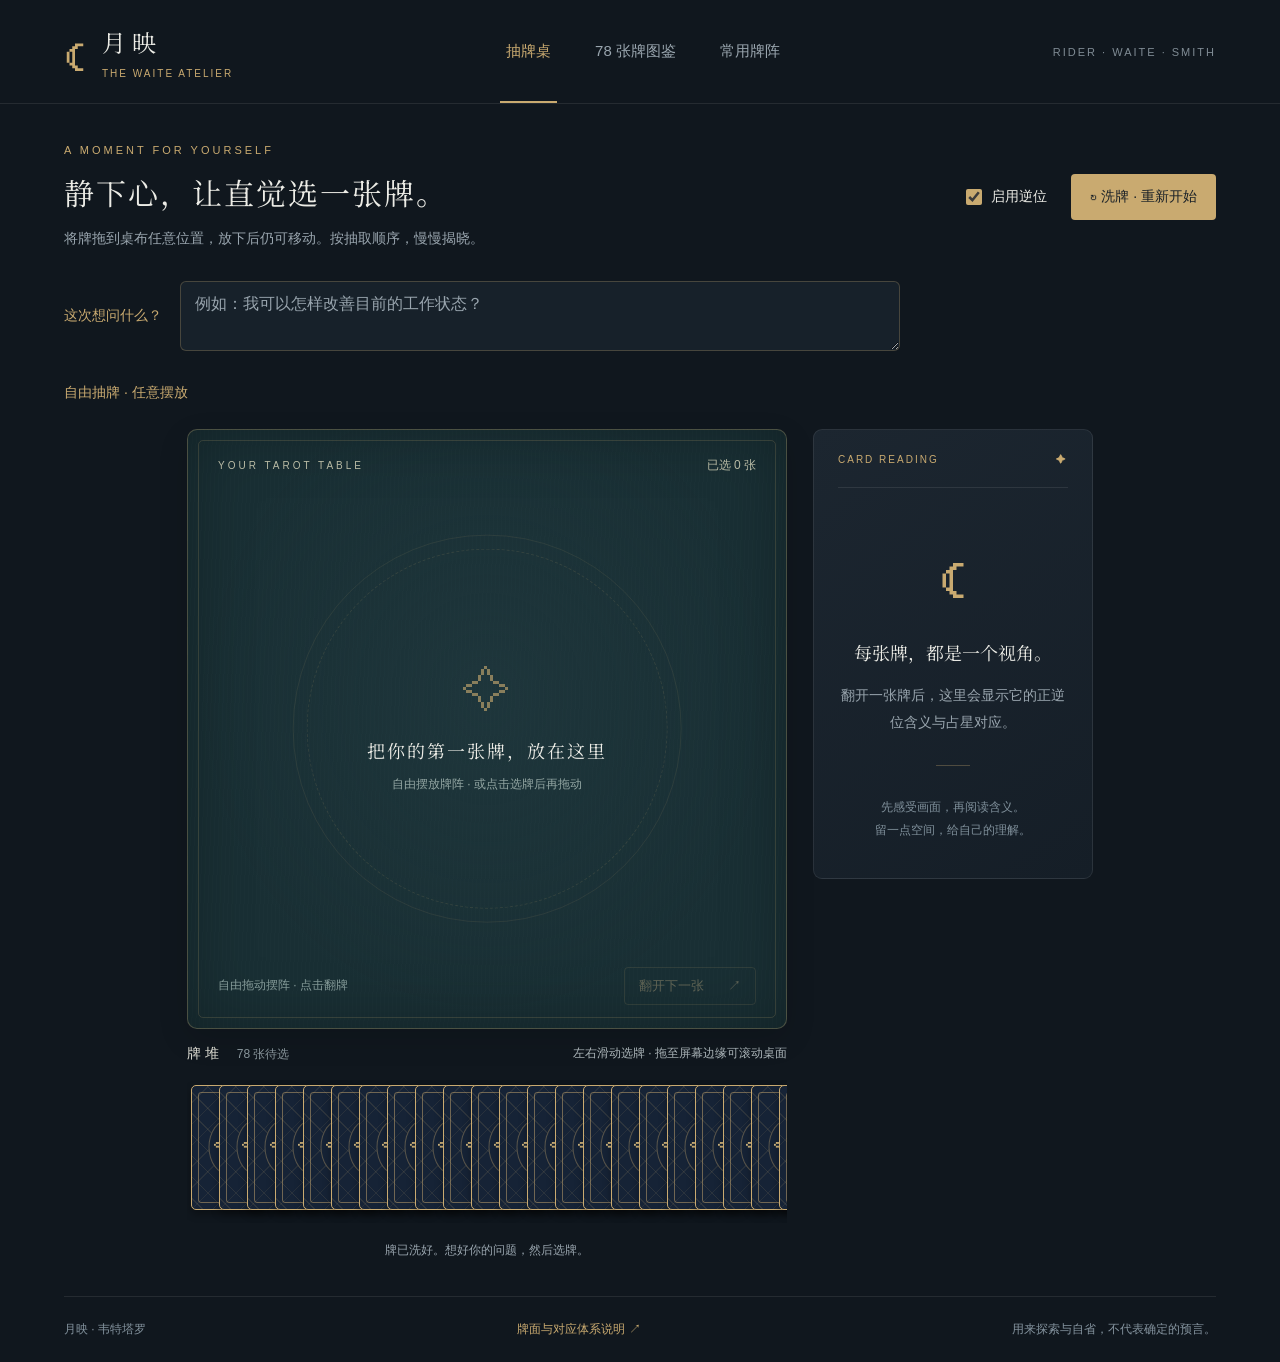
<file: waite-tarot/index.html>
<!doctype html><html lang="zh-CN"><head><meta charset="UTF-8"><meta name="viewport" content="width=device-width,initial-scale=1"><meta name="theme-color" content="#111820"><meta name="description" content="月映韦特塔罗：78张经典牌面、正逆位释义与占星对应。亲手洗牌、拖牌、依次揭晓。"><title>月映 · 韦特塔罗</title><link rel="stylesheet" href="style.css"></head><body>
<header><a class="brand" href="./"><span class="brandmark">☾</span><span>月 映<small>THE WAITE ATELIER</small></span></a><nav aria-label="主导航"><button class="nav active" id="tableTab">抽牌桌</button><button class="nav" id="libraryTab">78 张牌图鉴</button><button class="nav" id="spreadsTab">常用牌阵</button></nav><span class="header-note">RIDER · WAITE · SMITH</span></header>
<main><section id="reading"><div class="heading"><div><p class="eyebrow">A MOMENT FOR YOURSELF</p><h1>静下心，让直觉选一张牌。</h1><p class="intro">将牌拖到桌布任意位置，放下后仍可移动。按抽取顺序，慢慢揭晓。</p></div><div class="controls"><label class="reverse"><input type="checkbox" id="reverse" checked>启用逆位</label><button id="shuffle" class="gold">↻ 洗牌 · 重新开始</button></div></div>
<div class="question-field"><label for="readingQuestion">这次想问什么？</label><textarea id="readingQuestion" rows="2" maxlength="1000" placeholder="例如：我可以怎样改善目前的工作状态？"></textarea></div><details id="spreadReference" hidden><summary id="spreadSummary"></summary><div id="spreadReferenceContent"></div></details><div id="modeBar"><span id="modeLabel">自由抽牌 · 任意摆放</span><button id="freeMode" hidden>切换为自由抽牌</button></div><div class="workspace"><div class="table-wrap"><div id="cloth" aria-label="塔罗桌布，放置所选牌"><div class="cloth-top"><span>YOUR TAROT TABLE</span><span id="tableCount">已选 0 张</span></div><div class="cloth-ring" aria-hidden="true"></div><div id="empty"><span class="empty-symbol">✧</span><p>把你的第一张牌，放在这里</p><small>自由摆放牌阵 · 或点击选牌后再拖动</small></div><div id="slotLayer"></div><div id="placed"></div><div class="cloth-bottom"><span>自由拖动摆阵 · 点击翻牌</span><button id="reveal" disabled>翻开下一张 <span>↗</span></button></div></div><div class="deck-heading"><span>牌 堆 <small id="remaining">78 张待选</small></span><span>左右滑动选牌 · 拖至屏幕边缘可滚动桌面</span></div><div id="deck" aria-label="待选的背面牌"></div><div id="deckPager"><button id="prevPage" aria-label="上一页牌背">‹ 上一页</button><span id="pageLabel" aria-live="polite"></span><button id="nextPage" aria-label="下一页牌背">下一页 ›</button></div><button id="cancelPick" hidden>取消选牌</button><p class="hint" id="status" role="status" aria-live="polite">牌已洗好。想好你的问题，然后选牌。</p></div>
<aside id="insight"><div class="aside-label">CARD READING <span>✦</span></div><div class="insight-empty"><span>☾</span><h2>每张牌，都是一个视角。</h2><p>翻开一张牌后，这里会显示它的正逆位含义与占星对应。</p><div class="mini-line"></div><p class="small">先感受画面，再阅读含义。<br>留一点空间，给自己的理解。</p></div></aside></div></section>
<section id="library" hidden><div class="heading"><div><p class="eyebrow">THE COMPLETE DECK</p><h1>七十八种，认识自己的方式。</h1><p class="intro">点击牌面，阅读正位、逆位与占星对应。</p></div></div><div class="filters" aria-label="牌组"><button class="active" data-suit="all">全部 78</button><button data-suit="major">大阿尔卡纳 22</button><button data-suit="wands">权杖 · 火</button><button data-suit="cups">圣杯 · 水</button><button data-suit="swords">宝剑 · 风</button><button data-suit="pentacles">星币 · 土</button></div><div id="gallery"></div></section>
<section id="spreads" hidden><div class="heading"><div><p class="eyebrow">FIND YOUR SPREAD</p><h1>为你的问题，选一个牌阵。</h1><p class="intro">数字是抽取与摆放顺序。先确定每个位置的含义，再开始抽牌。</p></div></div><p class="spread-note">同名牌阵可能有不同版本，以下明确采用本页所示布局。趋势表示当前条件下的可能方向；关系牌位用于梳理互动视角，不等于证实他人的真实想法。</p><div id="spreadGrid"></div><p class="spread-note">参考：<a href="https://auspicetarot.com/spreads/celtic-cross" target="_blank" rel="noopener">凯尔特十字的位置版本</a> · <a href="https://maiazhang.com/2022/06/tarot-reading-venus-love-life/" target="_blank" rel="noopener">维纳斯牌阵的用途与版本差异</a>。其他简式牌阵采用常见结构与本站问题导向的牌位说明。</p></section><footer><span>月映 · 韦特塔罗</span><button id="about">牌面与对应体系说明 ↗</button><span>用来探索与自省，不代表确定的预言。</span></footer></main>
<dialog id="detail"><button id="closeDialog" class="close" aria-label="关闭">×</button><div id="dialogContent"></div></dialog><div id="dragGhost" hidden></div><script src="cards.js"></script><script src="spreads.js"></script><script src="app.js"></script></body></html>
</file>
<file: waite-tarot/style.css>
@import url('https://fonts.googleapis.com/css2?family=Noto+Serif+SC:wght@400;500;600&display=swap');
:root{color-scheme:dark;--bg:#10171e;--panel:#17212a;--gold:#c9aa70;--muted:#99a5ae;--line:#ffffff16;--text:#ecece6}*{box-sizing:border-box}body{margin:0;background:var(--bg);color:var(--text);font-family:Arial,'Microsoft YaHei',sans-serif;font-size:16px}button,a,input{-webkit-tap-highlight-color:transparent}button{font:inherit;cursor:pointer;color:inherit}button:disabled{opacity:.35;cursor:default}button:focus-visible,a:focus-visible{outline:2px solid var(--gold);outline-offset:5px}button{background:none;border:0}header{height:104px;display:flex;align-items:center;justify-content:space-between;border-bottom:1px solid var(--line);padding:0 5%}.brand{text-decoration:none;color:var(--text);display:flex;align-items:center;gap:16px;font-family:'Noto Serif SC',serif;font-size:24px}.brandmark{font-size:44px;color:var(--gold)}.brand small{display:block;font:10px Arial;letter-spacing:2px;margin-top:9px;color:var(--gold)}nav{display:flex;gap:32px;align-self:stretch}.nav{position:relative;color:var(--muted);font-size:15px}.nav.active{color:var(--gold)}.nav.active:after{content:'';height:2px;position:absolute;bottom:0;left:0;right:0;background:var(--gold)}.header-note{color:#7f8b94;font-size:11px;letter-spacing:2px}main{max-width:1600px;margin:auto;padding:40px 5% 0}.heading{display:flex;align-items:center;justify-content:space-between;gap:24px;margin-bottom:30px}.eyebrow{font-size:11px;letter-spacing:3px;color:var(--gold);margin:0 0 14px}h1{font-family:'Noto Serif SC',serif;font-weight:400;font-size:30px;letter-spacing:2px;margin:0 0 13px}.intro{color:var(--muted);font-size:14px;margin:0;line-height:1.7}.controls{display:flex;align-items:center;gap:24px;flex-shrink:0}.reverse{font-size:14px;display:flex;align-items:center;gap:6px;cursor:pointer}.reverse input{accent-color:var(--gold);width:16px;height:16px}.gold{background:var(--gold);color:#192027;border-radius:4px;padding:14px 19px;font-size:14px}.gold:hover{background:#dec18c}.workspace{display:grid;grid-template-columns:minmax(0,1fr) 300px;gap:26px}#cloth{position:relative;min-height:385px;background:radial-gradient(ellipse at 50% 45%,#28434a55,transparent 68%),repeating-linear-gradient(92deg,#ffffff02 0 1px,transparent 1px 4px),#192f34;border:1px solid #b89c624f;border-radius:10px;padding:28px 30px;isolation:isolate;box-shadow:inset 0 0 65px #0004,0 10px 30px #0002}#cloth:before{content:'';position:absolute;inset:10px;border:1px solid #c9aa702e;border-radius:5px;pointer-events:none}.cloth-top,.cloth-bottom{display:flex;align-items:center;justify-content:space-between;gap:12px;font-size:12px;color:#b9bba5;position:relative;z-index:1}.cloth-top>span:first-child{letter-spacing:3px;font-size:10px}.cloth-bottom{margin-top:20px}.cloth-bottom>span{color:#859b99;font-size:12px}#reveal{border:1px solid #c9aa7060;color:#e1c592;border-radius:4px;font-size:13px;padding:9px 14px}#reveal span{margin-left:20px}.cloth-ring{position:absolute;border:1px solid #c9aa7019;width:265px;height:265px;border-radius:50%;left:50%;top:47%;transform:translate(-50%,-50%);z-index:-1}.cloth-ring:after{content:'';position:absolute;inset:13px;border:1px dashed #c9aa7022;border-radius:50%}#empty{text-align:center;height:257px;display:flex;flex-direction:column;align-items:center;justify-content:center}#empty p{font-family:'Noto Serif SC',serif;font-size:18px;letter-spacing:2px;margin:18px 0 13px}#empty small{color:#93a6a3;font-size:12px}.empty-symbol{color:#c9aa70a0;font-size:48px}#placed{display:flex;gap:19px;flex-wrap:wrap;justify-content:center;align-items:center;min-height:257px;padding:20px 0}#placed:empty{display:none}.table-card{width:104px;flex-shrink:0;text-align:center}.flip{width:104px;height:179px;padding:0;perspective:1000px;position:relative;display:block}.flip-inner{position:absolute;inset:0;transform-style:preserve-3d;transition:transform .7s cubic-bezier(.2,.7,.2,1)}.flipped .flip-inner{transform:rotateY(180deg)}.face{position:absolute;inset:0;backface-visibility:hidden;border-radius:5px;overflow:hidden}.front{transform:rotateY(180deg);background:#e6dab5}.front img{width:100%;height:100%;object-fit:fill}.front img.reversed{transform:rotate(180deg)}.back{background:repeating-linear-gradient(45deg,transparent 0 7px,#c8ac7020 7px 8px,transparent 8px 15px),repeating-linear-gradient(-45deg,transparent 0 7px,#c8ac7019 7px 8px,transparent 8px 15px),#162336;border:1px solid #c9aa70;box-shadow:0 4px 9px #0005}.back:before{content:'';position:absolute;inset:6px;border:1px solid #c9aa7080;border-radius:3px}.back:after{content:'✧';font-family:serif;font-size:40px;color:#d5b97e;border:1px solid #c9aa7060;border-radius:50%;position:absolute;width:54px;height:72px;display:grid;place-items:center;top:50%;left:50%;transform:translate(-50%,-50%);background:#162336}.card-caption{font-size:12px;line-height:1.7;color:#d4ccad;margin-top:10px;min-height:20px}.deck-heading{display:flex;justify-content:space-between;align-items:center;color:#aeb8bc;font-size:12px;margin:25px 0 16px}.deck-heading>span:first-child{font-size:14px;color:#dfdfd5}.deck-heading small{font-size:12px;color:#8c999f;margin-left:14px}#deck{display:flex;overflow-x:auto;overflow-y:hidden;padding:10px 4px 18px;scrollbar-width:thin;scrollbar-color:#647375 #17212a;min-height:157px;touch-action:pan-x;align-items:center}#deck .deck-card{position:relative;width:76px;height:125px;flex:0 0 76px;margin-right:-48px;transition:transform .2s;touch-action:none;border-radius:5px;padding:0}#deck .deck-card:last-child{margin-right:0}#deck .deck-card:hover,#deck .deck-card:focus-visible{transform:translateY(-8px);z-index:2}#deck .back:after{width:39px;height:54px;font-size:30px}.hint{font-size:12px;color:var(--muted);text-align:center;min-height:19px;margin:12px 0 0}aside{border:1px solid var(--line);background:linear-gradient(145deg,#1c2630,#151e27);border-radius:9px;padding:24px;min-width:0}.aside-label{font-size:10px;letter-spacing:2px;color:var(--gold);display:flex;justify-content:space-between;padding-bottom:22px;border-bottom:1px solid var(--line)}.insight-empty{text-align:center;padding-top:58px}.insight-empty>span{font-size:56px;color:var(--gold)}.insight-empty h2{font-family:'Noto Serif SC',serif;font-size:18px;font-weight:400;line-height:1.8;margin:25px 0 12px}.insight-empty p{font-size:14px;color:var(--muted);line-height:1.9}.mini-line{width:34px;height:1px;background:#c9aa7050;margin:30px auto}.insight-empty .small{font-size:12px;color:#7f8f9a}.reading-name{font-family:'Noto Serif SC',serif;font-size:25px;margin:20px 0 8px}.en{color:var(--muted);font-size:12px;letter-spacing:1px;line-height:1.7}.badge{font-size:12px;display:inline-block;border:1px solid #c9aa7045;color:#d1b785;border-radius:20px;padding:4px 10px;margin:14px 4px 0 0}.meaning{border-top:1px solid var(--line);margin-top:21px;padding-top:18px}.meaning h3{font-size:14px;color:var(--gold);font-weight:400;margin:0 0 10px}.meaning p{font-size:14px;line-height:1.85;margin:0;color:#c7d0d3}.meaning .keywords{color:#ede5ce;margin-bottom:8px}.astro{font-size:13px;color:var(--muted);line-height:1.8}.detail-link{color:var(--gold);font-size:13px;margin-top:18px;padding:0}.filters{display:flex;gap:9px;flex-wrap:wrap;margin:30px 0}.filters button{padding:10px 16px;border:1px solid var(--line);border-radius:30px;font-size:14px;color:var(--muted)}.filters .active{background:var(--gold);color:#111820;border-color:var(--gold)}#gallery{display:grid;grid-template-columns:repeat(6,minmax(0,1fr));gap:30px 24px}.gallery-card{padding:0;text-align:left}.gallery-card img{width:100%;aspect-ratio:3/5;object-fit:fill;border-radius:6px;transition:transform .25s;box-shadow:0 10px 18px #0004}.gallery-card:hover img{transform:translateY(-6px)}.gallery-card h2{font-size:16px;font-weight:400;margin:13px 0 5px}.gallery-card p{font-size:12px;color:var(--muted);margin:0;line-height:1.7}footer{display:flex;justify-content:space-between;gap:20px;align-items:center;border-top:1px solid var(--line);margin-top:35px;padding:23px 0;color:#84939e;font-size:12px}footer button{font-size:12px;color:var(--gold)}dialog{border:1px solid #c9aa7050;background:#18232d;color:var(--text);border-radius:12px;max-width:820px;width:calc(100% - 32px);padding:34px;max-height:90vh}dialog::backdrop{background:#060b13bb;backdrop-filter:blur(6px)}.close{position:absolute;right:12px;top:8px;font-size:28px;color:var(--muted);z-index:2}.detail-layout{display:grid;grid-template-columns:210px 1fr;gap:32px}.detail-layout>img{width:100%;border-radius:6px;position:sticky;top:0}.about-text{font-size:15px;line-height:1.9}.about-text a{color:var(--gold)}#dragGhost{position:fixed;width:86px;height:145px;z-index:100;pointer-events:none;transform:translate(-50%,-50%) rotate(-6deg);border-radius:5px}#cloth.over{border-color:#efd798;box-shadow:inset 0 0 65px #0004,0 0 0 3px #c9aa7030}.shuffling .deck-card{animation:shuffle .65s ease-in-out both;animation-delay:calc(var(--i) * 8ms)}@keyframes shuffle{50%{transform:translateX(25px) translateY(-8px) rotate(6deg)}}[hidden]{display:none!important}@media(min-width:1500px){#cloth{min-height:450px}#placed,#empty{min-height:320px}.table-card,.flip{width:120px}.flip{height:204px}}@media(max-width:1100px){.workspace{grid-template-columns:minmax(0,1fr) 270px}.heading{align-items:flex-start}.controls{flex-direction:column;gap:12px;align-items:flex-end}h1{font-size:26px}#gallery{grid-template-columns:repeat(5,minmax(0,1fr))}.header-note{display:none}}@media(max-width:800px){header{height:85px;padding:0 6%}.brand{font-size:20px}.brand small{font-size:8px}.brandmark{font-size:34px}nav{gap:20px}.nav{font-size:14px}main{padding:29px 5% 0}.heading{display:block;margin-bottom:24px}h1{font-size:24px;line-height:1.6}.eyebrow{font-size:10px}.controls{flex-direction:row;align-items:center;justify-content:space-between;margin-top:22px}.workspace{grid-template-columns:1fr;gap:22px}#cloth{padding:24px 22px;min-height:360px}.table-card,.flip{width:89px}.flip{height:153px}#placed{gap:13px}#empty p{font-size:16px}aside{padding:22px}.insight-empty{padding-top:20px}.insight-empty>span{font-size:35px}.insight-empty h2{margin-top:15px}.mini-line,.insight-empty .small{display:none}#gallery{grid-template-columns:repeat(3,minmax(0,1fr));gap:25px 15px}.filters{gap:8px}.filters button{font-size:12px;padding:9px 12px}.gallery-card h2{font-size:14px}.detail-layout{grid-template-columns:1fr;gap:10px}.detail-layout>img{width:150px;margin:auto;position:static}dialog{padding:30px 23px}.reading-name{font-size:23px}footer{flex-wrap:wrap;font-size:11px;gap:14px}footer>span:last-child{width:100%}.deck-heading>span:last-child{font-size:11px}#deck{padding-bottom:16px}}@media(prefers-reduced-motion:reduce){*{animation:none!important;transition:none!important}}

/* Freeform square tarot cloth */
.workspace{align-items:start;grid-template-columns:minmax(0,1fr) 280px}
#cloth{width:100%;aspect-ratio:1;min-height:0;padding:0;overflow:hidden}
.cloth-top{position:absolute;top:27px;left:30px;right:30px;pointer-events:none}
.cloth-bottom{position:absolute;bottom:23px;left:30px;right:30px;margin:0;pointer-events:none}
.cloth-bottom button{pointer-events:auto}
#placed,#placed:empty{display:block;position:absolute;inset:65px 20px 70px;min-height:0;padding:0}
#empty{position:absolute;inset:0;height:auto;min-height:0;pointer-events:none}
.cloth-ring{width:65%;height:65%;top:50%}
.table-card{position:absolute;width:13%;transform:translate(-50%,-50%);touch-action:none;user-select:none}
.table-card .flip{width:100%;height:auto;aspect-ratio:350/600;cursor:grab;touch-action:none}
.table-card .flip.dragging{cursor:grabbing;filter:drop-shadow(0 12px 10px #0007)}
.table-card .card-caption{font-size:12px;line-height:1.4;margin-top:6px;min-height:0;overflow-wrap:anywhere;pointer-events:none}
.table-card img{pointer-events:none;-webkit-user-drag:none}
.table-card .back:after{width:55%;height:42%;font-size:clamp(20px,3vw,40px)}
#insight{position:sticky;top:24px}
@media(max-width:800px){.workspace{grid-template-columns:1fr}#insight{position:static}#cloth{padding:0;min-height:0}.cloth-top{top:22px;left:22px;right:22px}.cloth-bottom{left:20px;right:20px;bottom:17px}.cloth-bottom>span{max-width:44%;line-height:1.5}#placed,#placed:empty{inset:52px 13px 60px}.table-card{width:14%}.table-card .card-caption{font-size:12px}#empty p{font-size:14px;letter-spacing:0}#empty small{font-size:12px}.cloth-top>span:first-child{letter-spacing:1px}}

/* Keep the complete square visible in a landscape desktop viewport. */
@media(min-width:801px){
  .workspace{grid-template-columns:minmax(0,min(620px,var(--table-fit,calc(100svh - 310px)))) 280px;justify-content:center}
}

/* Compact touch layout; constrain grid items so the deck cannot stretch the page. */
.table-wrap,.workspace,#deck{min-width:0;max-width:100%}
#deckPager{display:none}#cancelPick{font-size:14px;color:var(--gold);min-height:44px}
@media(max-width:800px){
  header{height:66px;padding:0 4%;gap:12px}.brand{gap:8px;font-size:18px}.brandmark{font-size:28px}.brand small{display:none}nav{gap:18px}
  main{padding:16px 4% 0}.heading{margin-bottom:14px}#reading .eyebrow{display:none}h1{font-size:20px;letter-spacing:0;margin-bottom:6px}.intro{font-size:14px;line-height:1.5}
  .controls{margin-top:10px;gap:10px}.gold{min-height:44px;padding:10px 12px}.reverse{min-height:44px}
  .workspace{grid-template-columns:minmax(0,1fr);gap:18px}.table-wrap{width:100%}
  #cloth{width:min(100%,52svh,420px);aspect-ratio:1;margin-inline:auto}
  .cloth-top{top:15px;left:17px;right:17px}.cloth-top>span:first-child{font-size:10px}
  .cloth-bottom{bottom:12px;left:15px;right:15px}.cloth-bottom>span{display:none}#reveal{margin-left:auto;min-height:40px;padding:8px 12px}#reveal span{margin-left:10px}
  #placed,#placed:empty{inset:42px 10px 57px}.table-card{width:12%;max-width:52px}.table-card .card-caption{font-size:0;margin-top:3px;line-height:1}
  .table-card .card-caption:after{content:attr(data-order);font-size:12px}.table-card:after{content:attr(data-order);font-size:12px;line-height:1;display:block;color:var(--gold);pointer-events:none}
  .table-card .card-caption{display:none}.table-card .back:before{inset:3px}.table-card .back:after{font-size:18px}
  #empty p{font-size:14px;margin:8px 0}.empty-symbol{font-size:28px}#empty small{max-width:75%;line-height:1.5}
  .deck-heading{margin:14px 0 8px}.deck-heading>span:last-child{font-size:0}.deck-heading>span:last-child:after{content:'点选牌背，再点桌布放牌';font-size:12px}
  #deck{display:grid;grid-template-columns:repeat(6,minmax(0,1fr));gap:9px 8px;padding:4px 2px;min-height:0;overflow:visible;touch-action:pan-y}
  #deck .deck-card{width:100%;height:auto;aspect-ratio:350/600;margin:0;max-width:50px;justify-self:center;min-width:0;transition:none}
  #deck .deck-card:hover,#deck .deck-card:focus-visible{transform:none}#deck .deck-card[aria-pressed="true"]{outline:2px solid #f2d69d;outline-offset:2px;box-shadow:0 0 12px #d5b97e88}
  #deck .back:after{width:50%;height:45%;font-size:22px}#deck .back:before{inset:4px}
  #deckPager{display:flex;align-items:center;justify-content:space-between;gap:12px;margin-top:6px;font-size:14px;color:var(--gold)}#deckPager button{min-height:44px;padding:8px 12px;border:1px solid var(--line);border-radius:5px}
  .hint{font-size:14px;text-align:left;line-height:1.5;margin-top:8px}#insight{padding:18px}.insight-empty{padding-top:10px}.insight-empty>span,.insight-empty .small{display:none}.insight-empty h2{margin:12px 0 6px}.insight-empty p{margin-bottom:0}
}

/* Preserve intrinsic card proportions instead of the HTML height attribute. */
.gallery-card img{display:block;width:100%;height:auto;aspect-ratio:350/600;object-fit:contain}
.detail-layout>img{height:auto;align-self:start;aspect-ratio:350/600;object-fit:contain}
.question-field{margin:0 0 20px;display:flex;align-items:center;gap:18px}
.question-field label{font-size:14px;color:var(--gold);flex-shrink:0}
.question-field textarea{display:block;width:100%;min-width:0;max-width:720px;min-height:56px;resize:vertical;border:1px solid #c9aa7045;border-radius:6px;background:var(--panel);color:var(--text);font:inherit;font-size:16px;line-height:1.5;padding:10px 14px}
.question-field textarea::placeholder{color:var(--muted)}
.question-field textarea:focus{outline:2px solid var(--gold);outline-offset:2px}
@media(max-width:800px){.question-field{display:block;margin-bottom:14px}.question-field label{display:block;margin-bottom:7px}.question-field textarea{min-height:64px}}
#spreadGrid{display:grid;grid-template-columns:repeat(2,minmax(0,1fr));gap:24px}.spread-guide{min-width:0;border:1px solid var(--line);background:var(--panel);border-radius:10px;padding:24px}.spread-title{display:flex;align-items:center;justify-content:space-between;gap:15px}.spread-title h2{font-family:'Noto Serif SC',serif;font-size:21px;font-weight:400;margin:0}.spread-title span{color:var(--gold);font-size:14px;white-space:nowrap}.spread-use{font-size:16px;line-height:1.8}.spread-example,.spread-note{font-size:14px;line-height:1.8;color:var(--muted)}.spread-note a{color:var(--gold)}.spread-diagram{display:block;width:100%;max-width:360px;height:auto;margin:12px auto;background:#192f34;border:1px solid #c9aa7038;border-radius:8px}.spread-positions{padding-left:26px;font-size:14px;line-height:1.9}.spread-positions li{padding-left:4px;margin-bottom:5px}.spread-positions li::marker{color:var(--gold)}#spreadReference{border:1px solid #c9aa7040;border-radius:6px;padding:12px 16px;margin-bottom:18px}#spreadReference summary{cursor:pointer;color:var(--gold);font-size:14px;min-height:24px;line-height:1.7}#spreadReferenceContent{display:grid;grid-template-columns:minmax(0,300px) 1fr;gap:22px;align-items:center}
@media(max-width:800px){header{flex-wrap:wrap;height:auto;min-height:66px;padding-block:10px}nav{gap:16px;min-height:44px}.nav{font-size:14px}.brand{flex-shrink:0}#spreadGrid{grid-template-columns:minmax(0,1fr)}.spread-guide{padding:18px}.spread-title h2{font-size:19px}#spreadReferenceContent{grid-template-columns:minmax(0,1fr);gap:0}}

/* A separate placement rotation preserves the card's drawn orientation. */
.table-card.horizontal{width:22.286%;max-width:none}
.table-card.horizontal .flip{aspect-ratio:600/350}
.table-card.horizontal .face{width:58.3333%;height:171.4286%;left:20.8333%;top:-35.7143%}
.table-card.horizontal .back{transform:rotate(90deg)}
.table-card.horizontal .front{transform:rotateY(180deg) rotate(90deg)}
.rotate-card{position:absolute;top:-23px;right:-16px;display:grid;place-items:center;width:32px;height:32px;padding:0;border-radius:50%;border:1px solid #c9aa7066;background:#172536;color:#ead2a1;font-size:20px;z-index:3;cursor:pointer;touch-action:manipulation}
.rotate-card:hover,.rotate-card[aria-pressed="true"]{background:#3c493f}
@media(max-width:800px){.table-card.horizontal{width:20.572%;max-width:89px}.rotate-card{width:44px;height:44px;top:-28px;right:-23px;background:transparent;border:0;font-size:20px}.rotate-card:before{content:'';position:absolute;inset:9px;border-radius:50%;background:#172536;border:1px solid #c9aa7080;z-index:-1}.rotate-card:hover,.rotate-card[aria-pressed="true"]{background:transparent}}
#modeBar{display:flex;justify-content:space-between;align-items:center;gap:14px;margin:0 0 14px;font-size:14px;color:var(--gold)}#freeMode{min-height:44px;border:1px solid #c9aa7060;border-radius:5px;padding:8px 12px;font-size:14px}
#slotLayer{position:absolute;inset:65px 20px 70px;pointer-events:none}
.spread-slot{position:absolute;transform:translate(-50%,-50%);border:1px dashed #c9aa7070;border-radius:5px;background:#142c3080;color:#d6bd8e;font-size:16px;pointer-events:auto;padding:0}
.spread-slot:disabled{opacity:.65}.spread-slot.next-slot{border:2px solid #e0bf79;background:#c9aa7015;box-shadow:0 0 12px #c9aa701a}
.fixed-spread #placed{pointer-events:none}.fixed-spread .table-card{pointer-events:auto}.fixed-spread .rotate-card{display:none}.fixed-spread .table-card .flip{cursor:pointer}
.fixed-spread .table-card .card-caption{display:none}.fixed-spread .table-card:after{content:attr(data-order);position:absolute;top:-8px;left:-8px;min-width:20px;padding:3px;border-radius:10px;background:#14212f;color:#edd3a1;font-size:12px;line-height:1;pointer-events:none}
.fixed-spread #placed,.fixed-spread #slotLayer{inset:46px 18px 57px}
.fixed-spread .cloth-bottom>span{font-size:0}.fixed-spread .cloth-bottom>span:after{content:'拖入高亮格子 · 按顺序翻牌';font-size:12px}
.fixed-spread .workspace{grid-template-columns:minmax(0,720px) 280px;justify-content:center}.fixed-spread #cloth{width:100%;min-height:0;aspect-ratio:1}
@media(max-width:800px){#modeBar{align-items:flex-start;line-height:1.6}#freeMode{flex-shrink:0}.fixed-spread .workspace{grid-template-columns:minmax(0,1fr)}.fixed-spread #cloth{width:100%;max-width:540px}.fixed-spread #placed,.fixed-spread #slotLayer{inset:38px 10px 52px}.fixed-spread .table-card:after{top:-7px;left:-7px;min-width:18px;padding:2px;font-size:12px}}

/* One square size for both reading modes, with room for the deck below. */
#reading .workspace{grid-template-columns:minmax(0,var(--table-fit,560px)) 280px;justify-content:center}
#reading #cloth{width:100%;max-width:none;min-height:0;aspect-ratio:1;margin-inline:auto}
#reading #placed,#reading #slotLayer{inset:46px 18px 57px}
#reading #modeBar{min-height:44px}
#reading .deck-heading{margin:16px 0 10px}
@media(max-width:800px){#reading .workspace{grid-template-columns:minmax(0,1fr)}#reading #cloth{width:min(100%,var(--table-fit,400px));max-width:600px}#reading #placed,#reading #slotLayer{inset:38px 10px 52px}}
</file>
<file: waite-tarot2.0/style.css>
@import url('https://fonts.googleapis.com/css2?family=Noto+Serif+SC:wght@400;500;600&display=swap');
:root{color-scheme:dark;--bg:#10171e;--panel:#17212a;--gold:#c9aa70;--muted:#99a5ae;--line:#ffffff16;--text:#ecece6}*{box-sizing:border-box}body{margin:0;background:var(--bg);color:var(--text);font-family:Arial,'Microsoft YaHei',sans-serif;font-size:16px}button,a,input{-webkit-tap-highlight-color:transparent}button{font:inherit;cursor:pointer;color:inherit}button:disabled{opacity:.35;cursor:default}button:focus-visible,a:focus-visible{outline:2px solid var(--gold);outline-offset:5px}button{background:none;border:0}header{height:104px;display:flex;align-items:center;justify-content:space-between;border-bottom:1px solid var(--line);padding:0 5%}.brand{text-decoration:none;color:var(--text);display:flex;align-items:center;gap:16px;font-family:'Noto Serif SC',serif;font-size:24px}.brandmark{font-size:44px;color:var(--gold)}.brand small{display:block;font:10px Arial;letter-spacing:2px;margin-top:9px;color:var(--gold)}nav{display:flex;gap:32px;align-self:stretch}.nav{position:relative;color:var(--muted);font-size:15px}.nav.active{color:var(--gold)}.nav.active:after{content:'';height:2px;position:absolute;bottom:0;left:0;right:0;background:var(--gold)}.header-note{color:#7f8b94;font-size:11px;letter-spacing:2px}main{max-width:1600px;margin:auto;padding:40px 5% 0}.heading{display:flex;align-items:center;justify-content:space-between;gap:24px;margin-bottom:30px}.eyebrow{font-size:11px;letter-spacing:3px;color:var(--gold);margin:0 0 14px}h1{font-family:'Noto Serif SC',serif;font-weight:400;font-size:30px;letter-spacing:2px;margin:0 0 13px}.intro{color:var(--muted);font-size:14px;margin:0;line-height:1.7}.controls{display:flex;align-items:center;gap:24px;flex-shrink:0}.reverse{font-size:14px;display:flex;align-items:center;gap:6px;cursor:pointer}.reverse input{accent-color:var(--gold);width:16px;height:16px}.gold{background:var(--gold);color:#192027;border-radius:4px;padding:14px 19px;font-size:14px}.gold:hover{background:#dec18c}.workspace{display:grid;grid-template-columns:minmax(0,1fr) 300px;gap:26px}#cloth{position:relative;min-height:385px;background:radial-gradient(ellipse at 50% 45%,#28434a55,transparent 68%),repeating-linear-gradient(92deg,#ffffff02 0 1px,transparent 1px 4px),#192f34;border:1px solid #b89c624f;border-radius:10px;padding:28px 30px;isolation:isolate;box-shadow:inset 0 0 65px #0004,0 10px 30px #0002}#cloth:before{content:'';position:absolute;inset:10px;border:1px solid #c9aa702e;border-radius:5px;pointer-events:none}.cloth-top,.cloth-bottom{display:flex;align-items:center;justify-content:space-between;gap:12px;font-size:12px;color:#b9bba5;position:relative;z-index:1}.cloth-top>span:first-child{letter-spacing:3px;font-size:10px}.cloth-bottom{margin-top:20px}.cloth-bottom>span{color:#859b99;font-size:12px}#reveal{border:1px solid #c9aa7060;color:#e1c592;border-radius:4px;font-size:13px;padding:9px 14px}#reveal span{margin-left:20px}.cloth-ring{position:absolute;border:1px solid #c9aa7019;width:265px;height:265px;border-radius:50%;left:50%;top:47%;transform:translate(-50%,-50%);z-index:-1}.cloth-ring:after{content:'';position:absolute;inset:13px;border:1px dashed #c9aa7022;border-radius:50%}#empty{text-align:center;height:257px;display:flex;flex-direction:column;align-items:center;justify-content:center}#empty p{font-family:'Noto Serif SC',serif;font-size:18px;letter-spacing:2px;margin:18px 0 13px}#empty small{color:#93a6a3;font-size:12px}.empty-symbol{color:#c9aa70a0;font-size:48px}#placed{display:flex;gap:19px;flex-wrap:wrap;justify-content:center;align-items:center;min-height:257px;padding:20px 0}#placed:empty{display:none}.table-card{width:104px;flex-shrink:0;text-align:center}.flip{width:104px;height:179px;padding:0;perspective:1000px;position:relative;display:block}.flip-inner{position:absolute;inset:0;transform-style:preserve-3d;transition:transform .7s cubic-bezier(.2,.7,.2,1)}.flipped .flip-inner{transform:rotateY(180deg)}.face{position:absolute;inset:0;backface-visibility:hidden;border-radius:5px;overflow:hidden}.front{transform:rotateY(180deg);background:#e6dab5}.front img{width:100%;height:100%;object-fit:fill}.front img.reversed{transform:rotate(180deg)}.back{background:repeating-linear-gradient(45deg,transparent 0 7px,#c8ac7020 7px 8px,transparent 8px 15px),repeating-linear-gradient(-45deg,transparent 0 7px,#c8ac7019 7px 8px,transparent 8px 15px),#162336;border:1px solid #c9aa70;box-shadow:0 4px 9px #0005}.back:before{content:'';position:absolute;inset:6px;border:1px solid #c9aa7080;border-radius:3px}.back:after{content:'✧';font-family:serif;font-size:40px;color:#d5b97e;border:1px solid #c9aa7060;border-radius:50%;position:absolute;width:54px;height:72px;display:grid;place-items:center;top:50%;left:50%;transform:translate(-50%,-50%);background:#162336}.card-caption{font-size:12px;line-height:1.7;color:#d4ccad;margin-top:10px;min-height:20px}.deck-heading{display:flex;justify-content:space-between;align-items:center;color:#aeb8bc;font-size:12px;margin:25px 0 16px}.deck-heading>span:first-child{font-size:14px;color:#dfdfd5}.deck-heading small{font-size:12px;color:#8c999f;margin-left:14px}#deck{display:flex;overflow-x:auto;overflow-y:hidden;padding:10px 4px 18px;scrollbar-width:thin;scrollbar-color:#647375 #17212a;min-height:157px;touch-action:pan-x;align-items:center}#deck .deck-card{position:relative;width:76px;height:125px;flex:0 0 76px;margin-right:-48px;transition:transform .2s;touch-action:none;border-radius:5px;padding:0}#deck .deck-card:last-child{margin-right:0}#deck .deck-card:hover,#deck .deck-card:focus-visible{transform:translateY(-8px);z-index:2}#deck .back:after{width:39px;height:54px;font-size:30px}.hint{font-size:12px;color:var(--muted);text-align:center;min-height:19px;margin:12px 0 0}aside{border:1px solid var(--line);background:linear-gradient(145deg,#1c2630,#151e27);border-radius:9px;padding:24px;min-width:0}.aside-label{font-size:10px;letter-spacing:2px;color:var(--gold);display:flex;justify-content:space-between;padding-bottom:22px;border-bottom:1px solid var(--line)}.insight-empty{text-align:center;padding-top:58px}.insight-empty>span{font-size:56px;color:var(--gold)}.insight-empty h2{font-family:'Noto Serif SC',serif;font-size:18px;font-weight:400;line-height:1.8;margin:25px 0 12px}.insight-empty p{font-size:14px;color:var(--muted);line-height:1.9}.mini-line{width:34px;height:1px;background:#c9aa7050;margin:30px auto}.insight-empty .small{font-size:12px;color:#7f8f9a}.reading-name{font-family:'Noto Serif SC',serif;font-size:25px;margin:20px 0 8px}.en{color:var(--muted);font-size:12px;letter-spacing:1px;line-height:1.7}.badge{font-size:12px;display:inline-block;border:1px solid #c9aa7045;color:#d1b785;border-radius:20px;padding:4px 10px;margin:14px 4px 0 0}.meaning{border-top:1px solid var(--line);margin-top:21px;padding-top:18px}.meaning h3{font-size:14px;color:var(--gold);font-weight:400;margin:0 0 10px}.meaning p{font-size:14px;line-height:1.85;margin:0;color:#c7d0d3}.meaning .keywords{color:#ede5ce;margin-bottom:8px}.astro{font-size:13px;color:var(--muted);line-height:1.8}.detail-link{color:var(--gold);font-size:13px;margin-top:18px;padding:0}.filters{display:flex;gap:9px;flex-wrap:wrap;margin:30px 0}.filters button{padding:10px 16px;border:1px solid var(--line);border-radius:30px;font-size:14px;color:var(--muted)}.filters .active{background:var(--gold);color:#111820;border-color:var(--gold)}#gallery{display:grid;grid-template-columns:repeat(6,minmax(0,1fr));gap:30px 24px}.gallery-card{padding:0;text-align:left}.gallery-card img{width:100%;aspect-ratio:3/5;object-fit:fill;border-radius:6px;transition:transform .25s;box-shadow:0 10px 18px #0004}.gallery-card:hover img{transform:translateY(-6px)}.gallery-card h2{font-size:16px;font-weight:400;margin:13px 0 5px}.gallery-card p{font-size:12px;color:var(--muted);margin:0;line-height:1.7}footer{display:flex;justify-content:space-between;gap:20px;align-items:center;border-top:1px solid var(--line);margin-top:35px;padding:23px 0;color:#84939e;font-size:12px}footer button{font-size:12px;color:var(--gold)}dialog{border:1px solid #c9aa7050;background:#18232d;color:var(--text);border-radius:12px;max-width:820px;width:calc(100% - 32px);padding:34px;max-height:90vh}dialog::backdrop{background:#060b13bb;backdrop-filter:blur(6px)}.close{position:absolute;right:12px;top:8px;font-size:28px;color:var(--muted);z-index:2}.detail-layout{display:grid;grid-template-columns:210px 1fr;gap:32px}.detail-layout>img{width:100%;border-radius:6px;position:sticky;top:0}.about-text{font-size:15px;line-height:1.9}.about-text a{color:var(--gold)}#dragGhost{position:fixed;width:86px;height:145px;z-index:100;pointer-events:none;transform:translate(-50%,-50%) rotate(-6deg);border-radius:5px}#cloth.over{border-color:#efd798;box-shadow:inset 0 0 65px #0004,0 0 0 3px #c9aa7030}.shuffling .deck-card{animation:shuffle .65s ease-in-out both;animation-delay:calc(var(--i) * 8ms)}@keyframes shuffle{50%{transform:translateX(25px) translateY(-8px) rotate(6deg)}}[hidden]{display:none!important}@media(min-width:1500px){#cloth{min-height:450px}#placed,#empty{min-height:320px}.table-card,.flip{width:120px}.flip{height:204px}}@media(max-width:1100px){.workspace{grid-template-columns:minmax(0,1fr) 270px}.heading{align-items:flex-start}.controls{flex-direction:column;gap:12px;align-items:flex-end}h1{font-size:26px}#gallery{grid-template-columns:repeat(5,minmax(0,1fr))}.header-note{display:none}}@media(max-width:800px){header{height:85px;padding:0 6%}.brand{font-size:20px}.brand small{font-size:8px}.brandmark{font-size:34px}nav{gap:20px}.nav{font-size:14px}main{padding:29px 5% 0}.heading{display:block;margin-bottom:24px}h1{font-size:24px;line-height:1.6}.eyebrow{font-size:10px}.controls{flex-direction:row;align-items:center;justify-content:space-between;margin-top:22px}.workspace{grid-template-columns:1fr;gap:22px}#cloth{padding:24px 22px;min-height:360px}.table-card,.flip{width:89px}.flip{height:153px}#placed{gap:13px}#empty p{font-size:16px}aside{padding:22px}.insight-empty{padding-top:20px}.insight-empty>span{font-size:35px}.insight-empty h2{margin-top:15px}.mini-line,.insight-empty .small{display:none}#gallery{grid-template-columns:repeat(3,minmax(0,1fr));gap:25px 15px}.filters{gap:8px}.filters button{font-size:12px;padding:9px 12px}.gallery-card h2{font-size:14px}.detail-layout{grid-template-columns:1fr;gap:10px}.detail-layout>img{width:150px;margin:auto;position:static}dialog{padding:30px 23px}.reading-name{font-size:23px}footer{flex-wrap:wrap;font-size:11px;gap:14px}footer>span:last-child{width:100%}.deck-heading>span:last-child{font-size:11px}#deck{padding-bottom:16px}}@media(prefers-reduced-motion:reduce){*{animation:none!important;transition:none!important}}

/* Freeform square tarot cloth */
.workspace{align-items:start;grid-template-columns:minmax(0,1fr) 280px}
#cloth{width:100%;aspect-ratio:1;min-height:0;padding:0;overflow:hidden}
.cloth-top{position:absolute;top:27px;left:30px;right:30px;pointer-events:none}
.cloth-bottom{position:absolute;bottom:23px;left:30px;right:30px;margin:0;pointer-events:none}
.cloth-bottom button{pointer-events:auto}
#placed,#placed:empty{display:block;position:absolute;inset:65px 20px 70px;min-height:0;padding:0}
#empty{position:absolute;inset:0;height:auto;min-height:0;pointer-events:none}
.cloth-ring{width:65%;height:65%;top:50%}
.table-card{position:absolute;width:13%;transform:translate(-50%,-50%);touch-action:none;user-select:none}
.table-card .flip{width:100%;height:auto;aspect-ratio:350/600;cursor:grab;touch-action:none}
.table-card .flip.dragging{cursor:grabbing;filter:drop-shadow(0 12px 10px #0007)}
.table-card .card-caption{font-size:12px;line-height:1.4;margin-top:6px;min-height:0;overflow-wrap:anywhere;pointer-events:none}
.table-card img{pointer-events:none;-webkit-user-drag:none}
.table-card .back:after{width:55%;height:42%;font-size:clamp(20px,3vw,40px)}
#insight{position:sticky;top:24px}
@media(max-width:800px){.workspace{grid-template-columns:1fr}#insight{position:static}#cloth{padding:0;min-height:0}.cloth-top{top:22px;left:22px;right:22px}.cloth-bottom{left:20px;right:20px;bottom:17px}.cloth-bottom>span{max-width:44%;line-height:1.5}#placed,#placed:empty{inset:52px 13px 60px}.table-card{width:14%}.table-card .card-caption{font-size:12px}#empty p{font-size:14px;letter-spacing:0}#empty small{font-size:12px}.cloth-top>span:first-child{letter-spacing:1px}}

/* Keep the complete square visible in a landscape desktop viewport. */
@media(min-width:801px){
  .workspace{grid-template-columns:minmax(0,min(620px,var(--table-fit,calc(100svh - 310px)))) 280px;justify-content:center}
}

/* Compact touch layout; constrain grid items so the deck cannot stretch the page. */
.table-wrap,.workspace,#deck{min-width:0;max-width:100%}
#deckPager{display:none}#cancelPick{font-size:14px;color:var(--gold);min-height:44px}
@media(max-width:800px){
  header{height:66px;padding:0 4%;gap:12px}.brand{gap:8px;font-size:18px}.brandmark{font-size:28px}.brand small{display:none}nav{gap:18px}
  main{padding:16px 4% 0}.heading{margin-bottom:14px}#reading .eyebrow{display:none}h1{font-size:20px;letter-spacing:0;margin-bottom:6px}.intro{font-size:14px;line-height:1.5}
  .controls{margin-top:10px;gap:10px}.gold{min-height:44px;padding:10px 12px}.reverse{min-height:44px}
  .workspace{grid-template-columns:minmax(0,1fr);gap:18px}.table-wrap{width:100%}
  #cloth{width:min(100%,52svh,420px);aspect-ratio:1;margin-inline:auto}
  .cloth-top{top:15px;left:17px;right:17px}.cloth-top>span:first-child{font-size:10px}
  .cloth-bottom{bottom:12px;left:15px;right:15px}.cloth-bottom>span{display:none}#reveal{margin-left:auto;min-height:40px;padding:8px 12px}#reveal span{margin-left:10px}
  #placed,#placed:empty{inset:42px 10px 57px}.table-card{width:12%;max-width:52px}.table-card .card-caption{font-size:0;margin-top:3px;line-height:1}
  .table-card .card-caption:after{content:attr(data-order);font-size:12px}.table-card:after{content:attr(data-order);font-size:12px;line-height:1;display:block;color:var(--gold);pointer-events:none}
  .table-card .card-caption{display:none}.table-card .back:before{inset:3px}.table-card .back:after{font-size:18px}
  #empty p{font-size:14px;margin:8px 0}.empty-symbol{font-size:28px}#empty small{max-width:75%;line-height:1.5}
  .deck-heading{margin:14px 0 8px}.deck-heading>span:last-child{font-size:0}.deck-heading>span:last-child:after{content:'左右滑动牌堆 · 向上拖牌放到桌布';font-size:12px}
  #deck{display:flex;gap:0;padding:8px 4px 16px;min-height:141px;overflow-x:auto;overflow-y:hidden;touch-action:pan-x;overscroll-behavior-x:contain;-webkit-overflow-scrolling:touch}
  #deck .deck-card{width:76px;height:125px;flex:0 0 76px;margin:0 -48px 0 0;max-width:none;min-width:76px;transition:transform .2s;touch-action:none}
  #deck .deck-card:last-child{margin-right:0}
  #deck .deck-card:hover,#deck .deck-card:focus-visible{transform:none}#deck .deck-card[aria-pressed="true"]{outline:2px solid #f2d69d;outline-offset:2px;box-shadow:0 0 12px #d5b97e88}
  #deck .back:after{width:39px;height:54px;font-size:30px}#deck .back:before{inset:6px}
  #deckPager{display:none}
  .hint{font-size:14px;text-align:left;line-height:1.5;margin-top:8px}#insight{padding:18px}.insight-empty{padding-top:10px}.insight-empty>span,.insight-empty .small{display:none}.insight-empty h2{margin:12px 0 6px}.insight-empty p{margin-bottom:0}
}

/* Preserve intrinsic card proportions instead of the HTML height attribute. */
.gallery-card img{display:block;width:100%;height:auto;aspect-ratio:350/600;object-fit:contain}
.detail-layout>img{height:auto;align-self:start;aspect-ratio:350/600;object-fit:contain}
.question-field{margin:0 0 20px;display:flex;align-items:center;gap:18px}
.question-field label{font-size:14px;color:var(--gold);flex-shrink:0}
.question-field textarea{display:block;width:100%;min-width:0;max-width:720px;min-height:56px;resize:vertical;border:1px solid #c9aa7045;border-radius:6px;background:var(--panel);color:var(--text);font:inherit;font-size:16px;line-height:1.5;padding:10px 14px}
.question-field textarea::placeholder{color:var(--muted)}
.question-field textarea:focus{outline:2px solid var(--gold);outline-offset:2px}
@media(max-width:800px){.question-field{display:block;margin-bottom:14px}.question-field label{display:block;margin-bottom:7px}.question-field textarea{min-height:64px}}
#spreadGrid{display:grid;grid-template-columns:repeat(2,minmax(0,1fr));gap:24px}.spread-guide{min-width:0;border:1px solid var(--line);background:var(--panel);border-radius:10px;padding:24px}.spread-title{display:flex;align-items:center;justify-content:space-between;gap:15px}.spread-title h2{font-family:'Noto Serif SC',serif;font-size:21px;font-weight:400;margin:0}.spread-title span{color:var(--gold);font-size:14px;white-space:nowrap}.spread-use{font-size:16px;line-height:1.8}.spread-example,.spread-note{font-size:14px;line-height:1.8;color:var(--muted)}.spread-note a{color:var(--gold)}.spread-diagram{display:block;width:100%;max-width:360px;height:auto;margin:12px auto;background:#192f34;border:1px solid #c9aa7038;border-radius:8px}.spread-positions{padding-left:26px;font-size:14px;line-height:1.9}.spread-positions li{padding-left:4px;margin-bottom:5px}.spread-positions li::marker{color:var(--gold)}#spreadReference{border:1px solid #c9aa7040;border-radius:6px;padding:12px 16px;margin-bottom:18px}#spreadReference summary{cursor:pointer;color:var(--gold);font-size:14px;min-height:24px;line-height:1.7}#spreadReferenceContent{display:grid;grid-template-columns:minmax(0,300px) 1fr;gap:22px;align-items:center}
@media(max-width:800px){header{flex-wrap:wrap;height:auto;min-height:66px;padding-block:10px}nav{gap:16px;min-height:44px}.nav{font-size:14px}.brand{flex-shrink:0}#spreadGrid{grid-template-columns:minmax(0,1fr)}.spread-guide{padding:18px}.spread-title h2{font-size:19px}#spreadReferenceContent{grid-template-columns:minmax(0,1fr);gap:0}}

/* A separate placement rotation preserves the card's drawn orientation. */
.table-card.horizontal{width:22.286%;max-width:none}
.table-card.horizontal .flip{aspect-ratio:600/350}
.table-card.horizontal .face{width:58.3333%;height:171.4286%;left:20.8333%;top:-35.7143%}
.table-card.horizontal .back{transform:rotate(90deg)}
.table-card.horizontal .front{transform:rotateY(180deg) rotate(90deg)}
.rotate-card{position:absolute;top:-23px;right:-16px;display:grid;place-items:center;width:32px;height:32px;padding:0;border-radius:50%;border:1px solid #c9aa7066;background:#172536;color:#ead2a1;font-size:20px;z-index:3;cursor:pointer;touch-action:manipulation}
.rotate-card:hover,.rotate-card[aria-pressed="true"]{background:#3c493f}
@media(max-width:800px){.table-card.horizontal{width:20.572%;max-width:89px}.rotate-card{width:44px;height:44px;top:-28px;right:-23px;background:transparent;border:0;font-size:20px}.rotate-card:before{content:'';position:absolute;inset:9px;border-radius:50%;background:#172536;border:1px solid #c9aa7080;z-index:-1}.rotate-card:hover,.rotate-card[aria-pressed="true"]{background:transparent}}
#modeBar{display:flex;justify-content:space-between;align-items:center;gap:14px;margin:0 0 14px;font-size:14px;color:var(--gold)}#freeMode{min-height:44px;border:1px solid #c9aa7060;border-radius:5px;padding:8px 12px;font-size:14px}
#slotLayer{position:absolute;inset:65px 20px 70px;pointer-events:none}
.spread-slot{position:absolute;transform:translate(-50%,-50%);border:1px dashed #c9aa7070;border-radius:5px;background:#142c3080;color:#d6bd8e;font-size:16px;pointer-events:auto;padding:0}
.spread-slot:disabled{opacity:.65}.spread-slot.next-slot{border:2px solid #e0bf79;background:#c9aa7015;box-shadow:0 0 12px #c9aa701a}
.fixed-spread #placed{pointer-events:none}.fixed-spread .table-card{pointer-events:auto}.fixed-spread .rotate-card{display:none}.fixed-spread .table-card .flip{cursor:pointer}
.fixed-spread .table-card .card-caption{display:none}.fixed-spread .table-card:after{content:attr(data-order);position:absolute;top:-8px;left:-8px;min-width:20px;padding:3px;border-radius:10px;background:#14212f;color:#edd3a1;font-size:12px;line-height:1;pointer-events:none}
.fixed-spread #placed,.fixed-spread #slotLayer{inset:46px 18px 57px}
.fixed-spread .cloth-bottom>span{font-size:0}.fixed-spread .cloth-bottom>span:after{content:'拖入高亮格子 · 按顺序翻牌';font-size:12px}
.fixed-spread .workspace{grid-template-columns:minmax(0,720px) 280px;justify-content:center}.fixed-spread #cloth{width:100%;min-height:0;aspect-ratio:1}
@media(max-width:800px){#modeBar{align-items:flex-start;line-height:1.6}#freeMode{flex-shrink:0}.fixed-spread .workspace{grid-template-columns:minmax(0,1fr)}.fixed-spread #cloth{width:100%;max-width:540px}.fixed-spread #placed,.fixed-spread #slotLayer{inset:38px 10px 52px}.fixed-spread .table-card:after{top:-7px;left:-7px;min-width:18px;padding:2px;font-size:12px}}

/* One square size for both reading modes, with room for the deck below. */
#reading .table-card{width:var(--reading-card-width);max-width:none}
#reading .table-card.horizontal{width:calc(var(--reading-card-width) * 600 / 350);max-width:none}
#reading .workspace{grid-template-columns:minmax(0,var(--table-fit,560px)) 280px;justify-content:center}
#reading #cloth{width:100%;max-width:none;min-height:0;aspect-ratio:1;margin-inline:auto}
#reading #placed,#reading #slotLayer{inset:46px 18px 57px}
#reading #modeBar{min-height:44px}
#reading .deck-heading{margin:16px 0 10px}
@media(max-width:800px){#reading .workspace{grid-template-columns:minmax(0,1fr)}#reading #cloth{width:min(100%,var(--table-fit,400px));max-width:600px}#reading #placed,#reading #slotLayer{inset:38px 10px 52px}}

/* Completed reading summary */
.reading-result{margin:18px 0 0;border:1px solid #c9aa7045;background:linear-gradient(145deg,#17242c,#131d25);border-radius:9px;padding:18px 20px}
.reading-result-head{display:flex;align-items:center;justify-content:space-between;gap:18px;padding-bottom:14px;border-bottom:1px solid var(--line)}
.reading-result-kicker{margin:0 0 5px;color:var(--gold);font-size:10px;letter-spacing:2px}
.reading-result h2{margin:0;font-family:'Noto Serif SC',serif;font-size:18px;font-weight:400;letter-spacing:1px}
#copyReadingResult{flex-shrink:0;border:1px solid #c9aa7060;color:#e1c592;border-radius:5px;padding:8px 12px;font-size:13px;min-height:38px}
#copyReadingResult:hover{background:#c9aa7012}
.reading-result-list{display:grid;gap:8px;padding-top:14px}
.reading-result-line{font-size:14px;line-height:1.7;color:#d7d7cf;padding:7px 9px;border-radius:5px;background:#ffffff05}
@media(max-width:800px){.reading-result{padding:16px;margin-top:14px}.reading-result-head{align-items:flex-start}.reading-result h2{font-size:17px}.reading-result-line{font-size:13px;line-height:1.65;padding:6px 8px}#copyReadingResult{min-height:40px}}
</file>
